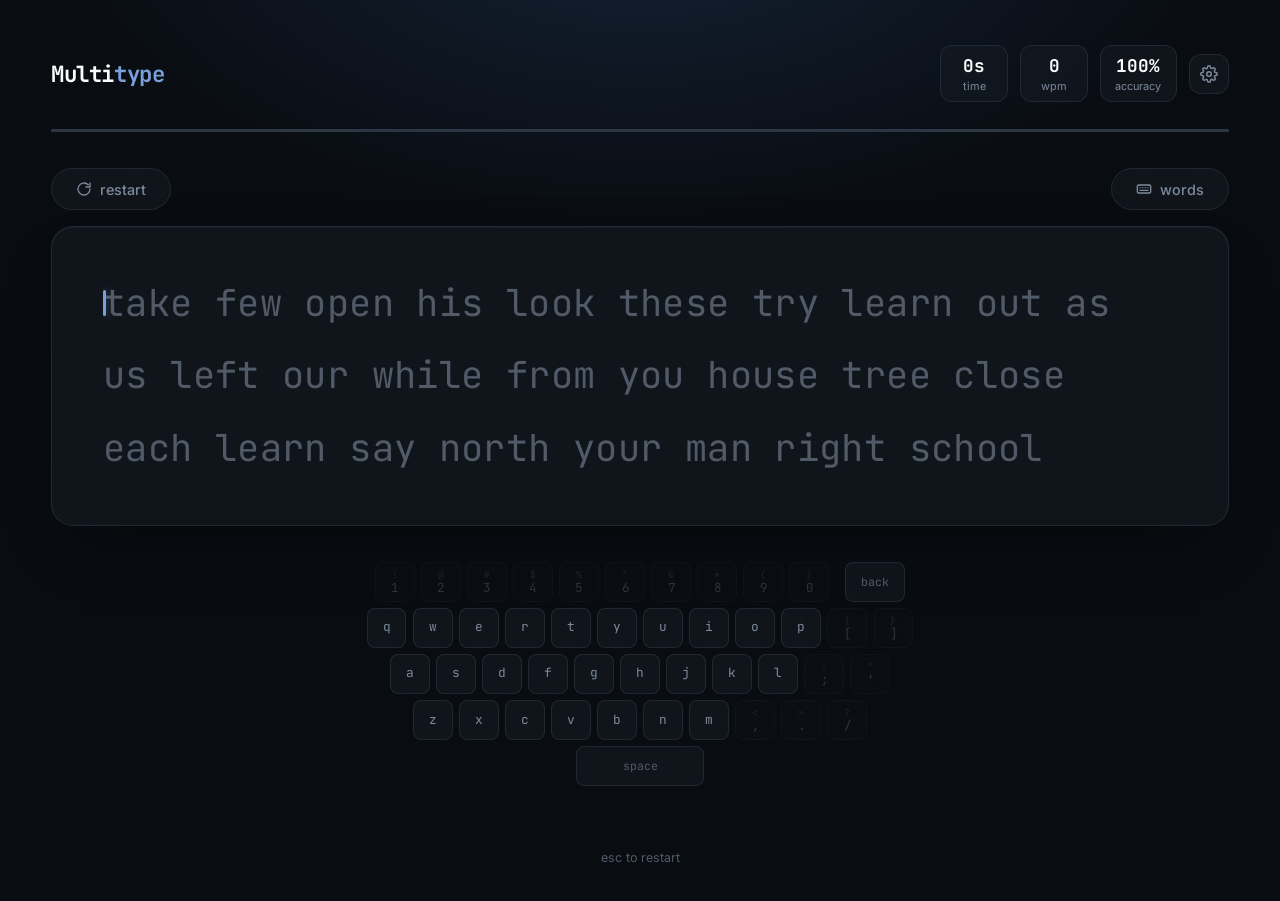
<file: index.html>
<!DOCTYPE html>
<html lang="en">
<head>
<meta charset="UTF-8" />
<meta name="viewport" content="width=device-width, initial-scale=1.0" />
<title>Multitype</title>
<link rel="preconnect" href="https://fonts.googleapis.com">
<link rel="preconnect" href="https://fonts.gstatic.com" crossorigin>
<link href="https://fonts.googleapis.com/css2?family=Inter:wght@400;500;600;700;800&family=JetBrains+Mono:wght@400;700&family=Roboto+Mono:wght@400;700&family=Fira+Code:wght@400;700&family=Source+Code+Pro:wght@400;700&family=IBM+Plex+Mono:wght@400;700&family=Space+Mono:wght@400;700&family=Inconsolata:wght@400;700&family=Courier+Prime:wght@400;700&family=Roboto:wght@400;700&family=Lato:wght@400;700&display=swap" rel="stylesheet">
<link rel="stylesheet" href="styles.css" />
<link rel="icon" id="favicon" type="image/png" href="[data-uri]">
</head>
<body data-theme="blue">
<div class="app">

  <header class="topbar">
    <h1 class="logo">Multi<span class="logo-accent">type</span></h1>

    <div class="topbar-right">
      <div class="stats" id="statsRow">
        <div class="stat">
          <span class="stat-value" id="statTime">0s</span>
          <span class="stat-label">time</span>
        </div>
        <div class="stat">
          <span class="stat-value" id="statWpm">0</span>
          <span class="stat-label">wpm</span>
        </div>
        <div class="stat">
          <span class="stat-value" id="statAcc">100%</span>
          <span class="stat-label">accuracy</span>
        </div>
      </div>

      <div class="settings-wrap">
        <button class="icon-btn" id="settingsBtn" type="button" aria-label="settings" aria-haspopup="true" aria-expanded="false">
          <svg viewBox="0 0 24 24" fill="none" stroke="currentColor" stroke-width="2" stroke-linecap="round" stroke-linejoin="round">
            <path d="M12 15a3 3 0 1 0 0-6 3 3 0 0 0 0 6Z"/>
            <path d="M19.4 15a1.65 1.65 0 0 0 .33 1.82l.06.06a2 2 0 1 1-2.83 2.83l-.06-.06a1.65 1.65 0 0 0-1.82-.33 1.65 1.65 0 0 0-1 1.51V21a2 2 0 0 1-4 0v-.09A1.65 1.65 0 0 0 9 19.4a1.65 1.65 0 0 0-1.82.33l-.06.06a2 2 0 1 1-2.83-2.83l.06-.06a1.65 1.65 0 0 0 .33-1.82 1.65 1.65 0 0 0-1.51-1H3a2 2 0 0 1 0-4h.09A1.65 1.65 0 0 0 4.6 9a1.65 1.65 0 0 0-.33-1.82l-.06-.06a2 2 0 1 1 2.83-2.83l.06.06a1.65 1.65 0 0 0 1.82.33H9a1.65 1.65 0 0 0 1-1.51V3a2 2 0 0 1 4 0v.09a1.65 1.65 0 0 0 1 1.51 1.65 1.65 0 0 0 1.82-.33l.06-.06a2 2 0 1 1 2.83 2.83l-.06.06a1.65 1.65 0 0 0-.33 1.82V9a1.65 1.65 0 0 0 1.51 1H21a2 2 0 0 1 0 4h-.09a1.65 1.65 0 0 0-1.51 1Z"/>
          </svg>
        </button>

        <div class="settings-panel" id="settingsPanel" hidden>
          <div class="settings-row">
            <label for="themeSelect">theme</label>
            <select id="themeSelect">
              <option value="red">red</option>
              <option value="orange">orange</option>
              <option value="yellow">yellow</option>
              <option value="green">green</option>
              <option value="blue" selected>blue</option>
              <option value="purple">purple</option>
              <option value="black">black</option>
              <option value="white">white</option>
            </select>
          </div>

          <div class="settings-row">
            <label for="forgiveToggle">forgive mistakes</label>
            <label class="switch">
              <input type="checkbox" id="forgiveToggle" checked />
              <span class="switch-track"><span class="switch-thumb"></span></span>
            </label>
          </div>

          <div class="settings-row">
            <label for="effectsToggle">keystroke effects</label>
            <label class="switch">
              <input type="checkbox" id="effectsToggle" checked />
              <span class="switch-track"><span class="switch-thumb"></span></span>
            </label>
          </div>

          <div class="settings-row">
            <label for="fontSelect">font</label>
            <select id="fontSelect">
              <option value="'JetBrains Mono', monospace" selected>JetBrains Mono</option>
              <option value="'Roboto Mono', monospace">Roboto Mono</option>
              <option value="'Fira Code', monospace">Fira Code</option>
              <option value="'Source Code Pro', monospace">Source Code Pro</option>
              <option value="'IBM Plex Mono', monospace">IBM Plex Mono</option>
              <option value="'Space Mono', monospace">Space Mono</option>
              <option value="'Inconsolata', monospace">Inconsolata</option>
              <option value="'Courier Prime', monospace">Courier Prime</option>
              <option value="'Roboto', sans-serif">Roboto</option>
              <option value="'Lato', sans-serif">Lato</option>
            </select>
          </div>
        </div>
      </div>
    </div>
  </header>

  <div class="progress-track" id="progressTrack">
    <div class="progress-fill" id="progressFill"></div>
  </div>

  <main class="stage" id="stage">
    <div class="stage-toolbar">
      <button class="btn btn-ghost" id="restartBtn">
        <svg class="btn-icon" viewBox="0 0 24 24" fill="none" stroke="currentColor" stroke-width="2" stroke-linecap="round" stroke-linejoin="round">
          <path d="M21 12a9 9 0 1 1-2.64-6.36" />
          <polyline points="21 3 21 9 15 9" />
        </svg>
        restart
      </button>

      <div class="words-wrap">
        <button class="btn btn-ghost" id="wordsBtn" type="button" aria-haspopup="true" aria-expanded="false">
          <svg class="btn-icon" viewBox="0 0 24 24" fill="none" stroke="currentColor" stroke-width="2" stroke-linecap="round" stroke-linejoin="round">
            <rect x="2" y="6" width="20" height="12" rx="2" />
            <path d="M6 10h.01M10 10h.01M14 10h.01M18 10h.01M6 14h12" />
          </svg>
          words
        </button>

        <div class="settings-panel words-panel" id="wordsPanel" hidden>
          <div class="settings-row">
            <label for="layoutSelect">layout</label>
            <select id="layoutSelect">
              <option value="qwerty" selected>QWERTY</option>
              <option value="colemak">COLEMAK</option>
              <option value="dvorak">DVORAK</option>
              <option value="progdvorak">PROG. DVORAK</option>
              <option value="azerty">AZERTY</option>
              <option value="workman">WORKMAN</option>
              <option value="graphite">GRAPHITE</option>
              <option value="semimak">SEMIMAK</option>
              <option value="canary">CANARY</option>
              <option value="asset">ASSET</option>
              <option value="halmak">HALMAK</option>
            </select>
          </div>

          <div class="settings-divider"></div>

          <div class="settings-row">
            <label for="wordCountInput">word count</label>
            <input type="number" id="wordCountInput" class="word-count-input" min="10" max="1000" step="1" value="45" />
          </div>

          <div class="settings-divider"></div>

          <div class="settings-row">
            <label for="rowTop">top row</label>
            <label class="switch">
              <input type="checkbox" id="rowTop" checked />
              <span class="switch-track"><span class="switch-thumb"></span></span>
            </label>
          </div>

          <div class="settings-row">
            <label for="rowHome">home row</label>
            <label class="switch">
              <input type="checkbox" id="rowHome" checked />
              <span class="switch-track"><span class="switch-thumb"></span></span>
            </label>
          </div>

          <div class="settings-row">
            <label for="rowBottom">bottom row</label>
            <label class="switch">
              <input type="checkbox" id="rowBottom" checked />
              <span class="switch-track"><span class="switch-thumb"></span></span>
            </label>
          </div>

          <div class="settings-divider"></div>

          <div class="settings-row">
            <label for="specialToggle">special characters</label>
            <label class="switch">
              <input type="checkbox" id="specialToggle" />
              <span class="switch-track"><span class="switch-thumb"></span></span>
            </label>
          </div>
        </div>
      </div>
    </div>
    <div class="type-panel">
      <div class="passage-viewport" id="passageViewport">
        <div class="passage-inner" id="passageInner">
          <!-- word/char spans injected by script.js -->
          <div class="caret" id="caret"></div>
        </div>
      </div>
    </div>

    <div class="keyboard-visual" id="keyboardVisual" aria-hidden="true">
      <!-- keyboard rows injected by script.js -->
    </div>
  </main>

  <section class="results" id="results" hidden>
    <div class="result-primary">
      <span class="result-number" id="resultWpm">0</span>
      <span class="result-unit">wpm</span>
    </div>
    <div class="result-secondary">
      <div class="result-item">
        <span class="result-item-value" id="resultAcc">100%</span>
        <span class="result-item-label">accuracy</span>
      </div>
      <div class="result-item">
        <span class="result-item-value" id="resultTime">0s</span>
        <span class="result-item-label">time</span>
      </div>
      <div class="result-item">
        <span class="result-item-value" id="resultChars">0/0</span>
        <span class="result-item-label">correct characters</span>
      </div>
    </div>
    <button class="btn btn-primary" id="restartFromResults">try again</button>
  </section>

  <footer class="footer">
    <span class="footer-note"><span class="hint-keyboard">esc to restart</span></span>
  </footer>

  <input type="text" id="hiddenInput" class="hidden-input" autocomplete="off" autocorrect="off" autocapitalize="off" spellcheck="false" aria-label="typing input" />

</div>

<script src="script.js"></script>
</body>
</html>
</file>
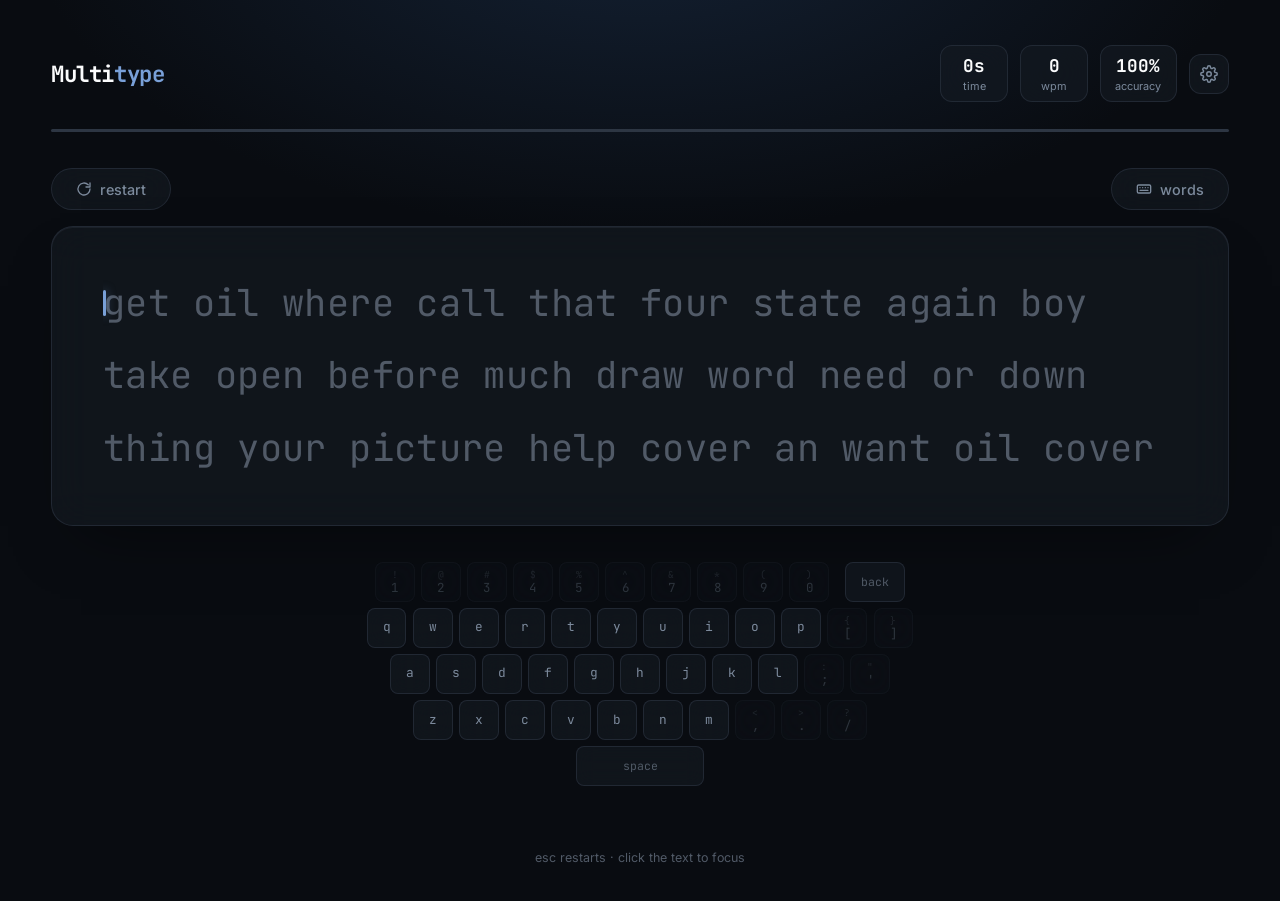
<file: main.html>
<!DOCTYPE html>
<html lang="en">
<head>
<meta charset="UTF-8" />
<meta name="viewport" content="width=device-width, initial-scale=1.0" />
<title>Multitype — a typing speed test</title>
<link rel="preconnect" href="https://fonts.googleapis.com">
<link rel="preconnect" href="https://fonts.gstatic.com" crossorigin>
<link href="https://fonts.googleapis.com/css2?family=Inter:wght@400;500;600;700;800&family=JetBrains+Mono:wght@400;700&family=Roboto+Mono:wght@400;700&family=Fira+Code:wght@400;700&family=Source+Code+Pro:wght@400;700&family=IBM+Plex+Mono:wght@400;700&family=Space+Mono:wght@400;700&family=Inconsolata:wght@400;700&family=Courier+Prime:wght@400;700&family=Roboto:wght@400;700&family=Lato:wght@400;700&display=swap" rel="stylesheet">
<link rel="stylesheet" href="styles.css" />
<link rel="icon" id="favicon" type="image/png" href="">
</head>
<body data-theme="blue">

<div class="app">

  <header class="topbar">
    <h1 class="logo">Multi<span class="logo-accent">type</span></h1>

    <div class="topbar-right">
      <div class="stats" id="statsRow">
        <div class="stat">
          <span class="stat-value" id="statTime">0s</span>
          <span class="stat-label">time</span>
        </div>
        <div class="stat">
          <span class="stat-value" id="statWpm">0</span>
          <span class="stat-label">wpm</span>
        </div>
        <div class="stat">
          <span class="stat-value" id="statAcc">100%</span>
          <span class="stat-label">accuracy</span>
        </div>
      </div>

      <div class="settings-wrap">
        <button class="icon-btn" id="settingsBtn" type="button" aria-label="settings" aria-haspopup="true" aria-expanded="false">
          <svg viewBox="0 0 24 24" fill="none" stroke="currentColor" stroke-width="2" stroke-linecap="round" stroke-linejoin="round">
            <path d="M12 15a3 3 0 1 0 0-6 3 3 0 0 0 0 6Z"/>
            <path d="M19.4 15a1.65 1.65 0 0 0 .33 1.82l.06.06a2 2 0 1 1-2.83 2.83l-.06-.06a1.65 1.65 0 0 0-1.82-.33 1.65 1.65 0 0 0-1 1.51V21a2 2 0 0 1-4 0v-.09A1.65 1.65 0 0 0 9 19.4a1.65 1.65 0 0 0-1.82.33l-.06.06a2 2 0 1 1-2.83-2.83l.06-.06a1.65 1.65 0 0 0 .33-1.82 1.65 1.65 0 0 0-1.51-1H3a2 2 0 0 1 0-4h.09A1.65 1.65 0 0 0 4.6 9a1.65 1.65 0 0 0-.33-1.82l-.06-.06a2 2 0 1 1 2.83-2.83l.06.06a1.65 1.65 0 0 0 1.82.33H9a1.65 1.65 0 0 0 1-1.51V3a2 2 0 0 1 4 0v.09a1.65 1.65 0 0 0 1 1.51 1.65 1.65 0 0 0 1.82-.33l.06-.06a2 2 0 1 1 2.83 2.83l-.06.06a1.65 1.65 0 0 0-.33 1.82V9a1.65 1.65 0 0 0 1.51 1H21a2 2 0 0 1 0 4h-.09a1.65 1.65 0 0 0-1.51 1Z"/>
          </svg>
        </button>

        <div class="settings-panel" id="settingsPanel" hidden>
          <div class="settings-row">
            <label for="themeSelect">theme</label>
            <select id="themeSelect">
              <option value="red">red</option>
              <option value="orange">orange</option>
              <option value="yellow">yellow</option>
              <option value="green">green</option>
              <option value="blue" selected>blue</option>
              <option value="purple">purple</option>
              <option value="black">black</option>
              <option value="white">white</option>
            </select>
          </div>

          <div class="settings-row">
            <label for="forgiveToggle">forgive mistakes</label>
            <label class="switch">
              <input type="checkbox" id="forgiveToggle" checked />
              <span class="switch-track"><span class="switch-thumb"></span></span>
            </label>
          </div>

          <div class="settings-row">
            <label for="effectsToggle">keystroke effects</label>
            <label class="switch">
              <input type="checkbox" id="effectsToggle" checked />
              <span class="switch-track"><span class="switch-thumb"></span></span>
            </label>
          </div>

          <div class="settings-row">
            <label for="fontSelect">font</label>
            <select id="fontSelect">
              <option value="'JetBrains Mono', monospace" selected>JetBrains Mono</option>
              <option value="'Roboto Mono', monospace">Roboto Mono</option>
              <option value="'Fira Code', monospace">Fira Code</option>
              <option value="'Source Code Pro', monospace">Source Code Pro</option>
              <option value="'IBM Plex Mono', monospace">IBM Plex Mono</option>
              <option value="'Space Mono', monospace">Space Mono</option>
              <option value="'Inconsolata', monospace">Inconsolata</option>
              <option value="'Courier Prime', monospace">Courier Prime</option>
              <option value="'Roboto', sans-serif">Roboto</option>
              <option value="'Lato', sans-serif">Lato</option>
            </select>
          </div>
        </div>
      </div>
    </div>
  </header>

  <div class="progress-track" id="progressTrack">
    <div class="progress-fill" id="progressFill"></div>
  </div>

  <main class="stage" id="stage">
    <div class="stage-toolbar">
      <button class="btn btn-ghost" id="restartBtn">
        <svg class="btn-icon" viewBox="0 0 24 24" fill="none" stroke="currentColor" stroke-width="2" stroke-linecap="round" stroke-linejoin="round">
          <path d="M21 12a9 9 0 1 1-2.64-6.36" />
          <polyline points="21 3 21 9 15 9" />
        </svg>
        restart
      </button>

      <div class="words-wrap">
        <button class="btn btn-ghost" id="wordsBtn" type="button" aria-haspopup="true" aria-expanded="false">
          <svg class="btn-icon" viewBox="0 0 24 24" fill="none" stroke="currentColor" stroke-width="2" stroke-linecap="round" stroke-linejoin="round">
            <rect x="2" y="6" width="20" height="12" rx="2" />
            <path d="M6 10h.01M10 10h.01M14 10h.01M18 10h.01M6 14h12" />
          </svg>
          words
        </button>

        <div class="settings-panel words-panel" id="wordsPanel" hidden>
          <div class="settings-row">
            <label for="layoutSelect">layout</label>
            <select id="layoutSelect">
              <option value="qwerty" selected>QWERTY</option>
              <option value="colemak">COLEMAK</option>
              <option value="dvorak">DVORAK</option>
              <option value="progdvorak">PROG. DVORAK</option>
              <option value="azerty">AZERTY</option>
              <option value="workman">WORKMAN</option>
              <option value="graphite">GRAPHITE</option>
              <option value="semimak">SEMIMAK</option>
              <option value="canary">CANARY</option>
              <option value="asset">ASSET</option>
              <option value="halmak">HALMAK</option>
            </select>
          </div>

          <div class="settings-divider"></div>

          <div class="settings-row">
            <label for="wordCountInput">word count</label>
            <input type="number" id="wordCountInput" class="word-count-input" min="10" max="1000" step="1" value="45" />
          </div>

          <div class="settings-divider"></div>

          <div class="settings-row">
            <label for="rowTop">top row</label>
            <label class="switch">
              <input type="checkbox" id="rowTop" checked />
              <span class="switch-track"><span class="switch-thumb"></span></span>
            </label>
          </div>

          <div class="settings-row">
            <label for="rowHome">home row</label>
            <label class="switch">
              <input type="checkbox" id="rowHome" checked />
              <span class="switch-track"><span class="switch-thumb"></span></span>
            </label>
          </div>

          <div class="settings-row">
            <label for="rowBottom">bottom row</label>
            <label class="switch">
              <input type="checkbox" id="rowBottom" checked />
              <span class="switch-track"><span class="switch-thumb"></span></span>
            </label>
          </div>

          <div class="settings-divider"></div>

          <div class="settings-row">
            <label for="specialToggle">special characters</label>
            <label class="switch">
              <input type="checkbox" id="specialToggle" />
              <span class="switch-track"><span class="switch-thumb"></span></span>
            </label>
          </div>
        </div>
      </div>
    </div>
    <div class="type-panel">
      <div class="passage-viewport" id="passageViewport">
        <div class="passage-inner" id="passageInner">
          <!-- word/char spans injected by script.js -->
          <div class="caret" id="caret"></div>
        </div>
      </div>
    </div>

    <div class="keyboard-visual" id="keyboardVisual" aria-hidden="true">
      <!-- keyboard rows injected by script.js -->
    </div>
  </main>

  <section class="results" id="results" hidden>
    <div class="result-primary">
      <span class="result-number" id="resultWpm">0</span>
      <span class="result-unit">wpm</span>
    </div>
    <div class="result-secondary">
      <div class="result-item">
        <span class="result-item-value" id="resultAcc">100%</span>
        <span class="result-item-label">accuracy</span>
      </div>
      <div class="result-item">
        <span class="result-item-value" id="resultTime">0s</span>
        <span class="result-item-label">time</span>
      </div>
      <div class="result-item">
        <span class="result-item-value" id="resultChars">0/0</span>
        <span class="result-item-label">correct characters</span>
      </div>
    </div>
    <button class="btn btn-primary" id="restartFromResults">try again</button>
  </section>

  <footer class="footer">
    <span class="footer-note">esc restarts · click the text to focus</span>
  </footer>

  <input type="text" id="hiddenInput" class="hidden-input" autocomplete="off" autocorrect="off" autocapitalize="off" spellcheck="false" aria-label="typing input" />

</div>

<script src="script.js"></script>
</body>
</html>
</file>
<file: styles.css>
/* ---------------------------------------------------
   Multitype — themeable monochromatic palettes
   each theme shares one hue; only lightness/saturation
   vary within it — except the semantic red for mistakes,
   which stays constant across every theme.
--------------------------------------------------- */

:root {
  --font-ui:   'Inter', system-ui, sans-serif;
  --font-mono: 'JetBrains Mono', monospace;

  --error:     0 78% 62%;
}

/* ---- theme: red ---- */
body[data-theme="red"] {
  --bg:        hsl(355 32% 6%);
  --bg-glow:   hsl(355 45% 15%);
  --surface:   hsl(355 26% 12% / 0.65);
  --surface-solid: hsl(355 24% 11%);
  --line:      hsl(355 20% 23%);
  --line-soft: hsl(355 20% 23% / 0.6);
  --muted:     hsl(355 12% 37%);
  --dim:       hsl(355 14% 56%);
  --ink:       hsl(355 15% 88%);
  --bright:    hsl(355 40% 99%);
  --accent:    hsl(355 70% 62%);
  --accent-glow: hsl(355 70% 62% / 0.55);
  --panel-highlight: hsl(355 40% 90% / 0.06);
}

/* ---- theme: orange ---- */
body[data-theme="orange"] {
  --bg:        hsl(28 32% 6%);
  --bg-glow:   hsl(28 55% 15%);
  --surface:   hsl(28 26% 12% / 0.65);
  --surface-solid: hsl(28 24% 11%);
  --line:      hsl(28 20% 23%);
  --line-soft: hsl(28 20% 23% / 0.6);
  --muted:     hsl(28 12% 37%);
  --dim:       hsl(28 14% 56%);
  --ink:       hsl(28 15% 88%);
  --bright:    hsl(28 45% 99%);
  --accent:    hsl(28 75% 62%);
  --accent-glow: hsl(28 75% 62% / 0.55);
  --panel-highlight: hsl(28 40% 90% / 0.06);
}

/* ---- theme: yellow ---- */
body[data-theme="yellow"] {
  --bg:        hsl(50 30% 6%);
  --bg-glow:   hsl(50 55% 15%);
  --surface:   hsl(50 24% 12% / 0.65);
  --surface-solid: hsl(50 22% 11%);
  --line:      hsl(50 18% 23%);
  --line-soft: hsl(50 18% 23% / 0.6);
  --muted:     hsl(50 12% 37%);
  --dim:       hsl(50 14% 56%);
  --ink:       hsl(50 15% 88%);
  --bright:    hsl(50 45% 99%);
  --accent:    hsl(50 80% 60%);
  --accent-glow: hsl(50 80% 60% / 0.55);
  --panel-highlight: hsl(50 40% 90% / 0.06);
}

/* ---- theme: green ---- */
body[data-theme="green"] {
  --bg:        hsl(150 30% 5%);
  --bg-glow:   hsl(150 45% 14%);
  --surface:   hsl(150 24% 11% / 0.65);
  --surface-solid: hsl(150 22% 10%);
  --line:      hsl(150 18% 22%);
  --line-soft: hsl(150 18% 22% / 0.6);
  --muted:     hsl(150 12% 36%);
  --dim:       hsl(150 14% 55%);
  --ink:       hsl(150 15% 88%);
  --bright:    hsl(150 35% 99%);
  --accent:    hsl(150 55% 60%);
  --accent-glow: hsl(150 55% 60% / 0.55);
  --panel-highlight: hsl(150 40% 90% / 0.06);
}

/* ---- theme: blue (default) ---- */
body[data-theme="blue"] {
  --bg:        hsl(215 32% 5%);
  --bg-glow:   hsl(215 45% 14%);
  --surface:   hsl(215 26% 11% / 0.65);
  --surface-solid: hsl(215 24% 10%);
  --line:      hsl(215 20% 22%);
  --line-soft: hsl(215 20% 22% / 0.6);
  --muted:     hsl(215 12% 36%);
  --dim:       hsl(215 14% 55%);
  --ink:       hsl(215 15% 88%);
  --bright:    hsl(215 40% 99%);
  --accent:    hsl(215 55% 66%);
  --accent-glow: hsl(215 55% 66% / 0.55);
  --panel-highlight: hsl(215 40% 90% / 0.06);
}

/* ---- theme: purple ---- */
body[data-theme="purple"] {
  --bg:        hsl(265 32% 6%);
  --bg-glow:   hsl(265 45% 15%);
  --surface:   hsl(265 26% 12% / 0.65);
  --surface-solid: hsl(265 24% 11%);
  --line:      hsl(265 20% 23%);
  --line-soft: hsl(265 20% 23% / 0.6);
  --muted:     hsl(265 12% 37%);
  --dim:       hsl(265 14% 56%);
  --ink:       hsl(265 15% 88%);
  --bright:    hsl(265 40% 99%);
  --accent:    hsl(265 60% 70%);
  --accent-glow: hsl(265 60% 70% / 0.55);
  --panel-highlight: hsl(265 40% 90% / 0.06);
}

/* ---- theme: black (true neutral grayscale) ---- */
body[data-theme="black"] {
  --bg:        hsl(0 0% 5%);
  --bg-glow:   hsl(0 0% 18%);
  --surface:   hsl(0 0% 12% / 0.65);
  --surface-solid: hsl(0 0% 11%);
  --line:      hsl(0 0% 25%);
  --line-soft: hsl(0 0% 25% / 0.6);
  --muted:     hsl(0 0% 38%);
  --dim:       hsl(0 0% 58%);
  --ink:       hsl(0 0% 90%);
  --bright:    hsl(0 0% 100%);
  --accent:    hsl(0 0% 72%);
  --accent-glow: hsl(0 0% 72% / 0.45);
  --panel-highlight: hsl(0 0% 100% / 0.06);
}

/* ---- theme: white (light mode) ---- */
body[data-theme="white"] {
  --bg:        hsl(215 30% 97%);
  --bg-glow:   hsl(215 60% 90%);
  --surface:   hsl(0 0% 100% / 0.6);
  --surface-solid: hsl(210 25% 99%);
  --line:      hsl(215 15% 82%);
  --line-soft: hsl(215 15% 82% / 0.7);
  --muted:     hsl(215 10% 62%);
  --dim:       hsl(215 12% 42%);
  --ink:       hsl(215 20% 18%);
  --bright:    hsl(215 35% 8%);
  --accent:    hsl(215 65% 48%);
  --accent-glow: hsl(215 65% 48% / 0.30);
  --panel-highlight: hsl(0 0% 100% / 0.8);
}

* { box-sizing: border-box; }

/* the hidden attribute must always win over any authored display
   rule, or JS toggling `.hidden` silently does nothing */
[hidden] { display: none !important; }

/* stops mobile browsers (iOS in landscape especially) from
   inflating text sizes on their own */
html {
  -webkit-text-size-adjust: 100%;
  text-size-adjust: 100%;
}

body {
  margin: 0;
  background:
    radial-gradient(80% 60% at 50% -10%, var(--bg-glow) 0%, transparent 60%),
    var(--bg);
  color: var(--ink);
  font-family: var(--font-ui);
  -webkit-font-smoothing: antialiased;
  transition: background 200ms ease, color 200ms ease;
}

/* the app scales with the window: it takes most of the width on
   any screen, but is capped (and padded) so there is always
   breathing room around it on large displays */
.app {
  min-height: 100vh;
  min-height: 100dvh; /* accounts for mobile browser toolbars */
  display: flex;
  flex-direction: column;
  width: 100%;
  max-width: 1360px;
  margin: 0 auto;
  padding: clamp(1.75rem, 5vh, 3.25rem) clamp(1.25rem, 4vw, 3.5rem) clamp(1.5rem, 4vh, 2.5rem);
}

/* ---------------- topbar ---------------- */

.topbar {
  /* positioned so that on small screens the settings panel can
     anchor to this full-width bar instead of the small gear button */
  position: relative;
  display: flex;
  align-items: center;
  justify-content: space-between;
  gap: 1.5rem;
  flex-wrap: wrap;
}

.logo {
  font-family: var(--font-mono);
  font-size: 1.4rem;
  font-weight: 700;
  color: var(--bright);
  margin: 0;
  letter-spacing: -0.02em;
}

.logo-accent {
  color: var(--accent);
}

.topbar-right {
  display: flex;
  align-items: center;
  gap: 0.75rem;
  flex-wrap: wrap;
}

.stats {
  display: flex;
  gap: 0.75rem;
  transition: opacity 200ms ease, transform 200ms ease;
}

.stat {
  display: flex;
  flex-direction: column;
  align-items: center;
  min-width: 4.25rem;
  padding: 0.5rem 0.9rem;
  background: var(--surface);
  border: 1px solid var(--line-soft);
  border-radius: 12px;
  backdrop-filter: blur(16px);
}

.stat-value {
  font-family: var(--font-mono);
  font-size: 1.1rem;
  font-weight: 700;
  color: var(--bright);
  font-variant-numeric: tabular-nums;
}

.stat-label {
  font-size: 0.68rem;
  color: var(--dim);
  margin-top: 0.15rem;
}

/* ---------------- settings ---------------- */

.settings-wrap {
  position: relative;
}

.icon-btn {
  display: inline-flex;
  align-items: center;
  justify-content: center;
  width: 2.5rem;
  height: 2.5rem;
  padding: 0;
  border-radius: 12px;
  background: var(--surface);
  border: 1px solid var(--line-soft);
  color: var(--dim);
  cursor: pointer;
  backdrop-filter: blur(16px);
  transition: color 150ms ease, border-color 150ms ease, transform 250ms ease;
}

.icon-btn svg {
  width: 18px;
  height: 18px;
}

.icon-btn:hover {
  color: var(--bright);
  border-color: var(--accent);
}

.icon-btn[aria-expanded="true"] {
  color: var(--bright);
  border-color: var(--accent);
  transform: rotate(45deg);
}

.settings-panel {
  position: absolute;
  top: calc(100% + 0.6rem);
  right: 0;
  width: 240px;
  background: var(--surface-solid);
  border: 1px solid var(--line-soft);
  border-radius: 14px;
  padding: 1rem;
  display: flex;
  flex-direction: column;
  gap: 1rem;
  box-shadow: 0 20px 40px -18px rgba(0, 0, 0, 0.55);
  z-index: 30;
  animation: panelReveal 150ms ease;
}

@keyframes panelReveal {
  from { opacity: 0; transform: translateY(-6px); }
  to   { opacity: 1; transform: translateY(0); }
}

.settings-row {
  display: flex;
  align-items: center;
  justify-content: space-between;
  gap: 0.75rem;
}

.settings-row > label:first-child {
  font-size: 0.8rem;
  color: var(--dim);
}

.settings-row select {
  background: var(--surface);
  border: 1px solid var(--line-soft);
  color: var(--ink);
  border-radius: 8px;
  padding: 0.35rem 0.5rem;
  font-size: 0.8rem;
  font-family: var(--font-ui);
  cursor: pointer;
  max-width: 140px;
}

.settings-row select:focus-visible {
  outline: 2px solid var(--accent);
  outline-offset: 1px;
}

.settings-row input[type="number"] {
  background: var(--surface);
  border: 1px solid var(--line-soft);
  color: var(--ink);
  border-radius: 8px;
  padding: 0.35rem 0.5rem;
  font-size: 0.8rem;
  font-family: var(--font-ui);
  width: 4.5rem;
  text-align: left;
}

.settings-row input[type="number"]:focus-visible {
  outline: 2px solid var(--accent);
  outline-offset: 1px;
}

/* toggle switch */

.switch {
  position: relative;
  display: inline-block;
  width: 38px;
  height: 22px;
  cursor: pointer;
  flex-shrink: 0;
}

.switch input {
  opacity: 0;
  width: 0;
  height: 0;
  position: absolute;
}

.switch-track {
  position: absolute;
  inset: 0;
  background: var(--line);
  border-radius: 999px;
  transition: background 150ms ease;
}

.switch-thumb {
  position: absolute;
  top: 2px;
  left: 2px;
  width: 18px;
  height: 18px;
  background: var(--dim);
  border-radius: 50%;
  transition: transform 150ms ease, background 150ms ease;
}

.switch input:checked + .switch-track {
  background: var(--accent);
}

.switch input:checked + .switch-track .switch-thumb {
  transform: translateX(16px);
  background: var(--bright);
}

.switch input:focus-visible + .switch-track {
  outline: 2px solid var(--accent);
  outline-offset: 2px;
}

/* ---------------- progress ---------------- */

.progress-track {
  height: 3px;
  background: var(--line);
  border-radius: 3px;
  margin: clamp(1.25rem, 3vh, 1.75rem) 0 0;
  overflow: hidden;
  transition: opacity 200ms ease;
}

.progress-fill {
  height: 100%;
  width: 0%;
  background: var(--accent);
  box-shadow: 0 0 12px var(--accent-glow);
  transition: width 120ms linear;
}

/* ---------------- stage ---------------- */

.stage {
  flex: 1;
  display: flex;
  flex-direction: column;
  align-items: center;
  justify-content: flex-start;
  padding: clamp(1.25rem, 4vh, 2.5rem) 0 clamp(1.5rem, 4vh, 2.5rem);
}

.stage-toolbar {
  /* positioned so that on small screens the words panel can anchor
     to this full-width bar instead of the small "words" button */
  position: relative;
  width: 100%;
  display: flex;
  justify-content: space-between;
  margin-bottom: 1rem;
}

.words-wrap {
  position: relative;
}

.words-panel {
  width: 220px;
  left: auto;
  right: 0;
}

.settings-divider {
  height: 1px;
  background: var(--line);
  margin: -0.15rem 0;
}

.type-panel {
  width: 100%;
  background: var(--surface);
  border: 1px solid var(--line-soft);
  border-radius: 22px;
  padding: clamp(1.75rem, 4.5vh, 3rem) clamp(1.5rem, 4vw, 3.5rem);
  backdrop-filter: blur(20px);
  box-shadow:
    0 30px 60px -30px rgba(0, 0, 0, 0.55),
    inset 0 1px 0 var(--panel-highlight);
}

.passage-viewport {
  position: relative;
  overflow: hidden;
}

.passage-inner {
  position: relative;
  will-change: transform;
  transition: transform 180ms ease;
  font-family: var(--font-mono);
  font-size: clamp(1.5rem, 2.9vw, 2.7rem);
  line-height: 1.95;
  letter-spacing: 0.01em;
}

.passage-inner .word {
  white-space: nowrap;
}

.passage-inner .char {
  position: relative;
  white-space: pre;
  border-radius: 3px;
  color: var(--muted);
}

.passage-inner .char.is-space {
  /* must allow a line-break opportunity here, or the whole
     passage runs on as one unbroken line and overflows */
  white-space: normal;
}

.passage-inner .char.correct {
  color: var(--bright);
}

.passage-inner .char.incorrect {
  color: hsl(var(--error));
  background: hsl(var(--error) / 0.14);
}

.passage-inner .char.incorrect.is-space {
  text-decoration: underline;
  text-decoration-color: hsl(var(--error));
  text-decoration-thickness: 2px;
}

.passage-inner .char.flash::before {
  content: '';
  position: absolute;
  inset: -0.7em;
  border-radius: 50%;
  /* a soft radial "light source" rather than a flat tint — this is
     what gets additively (screen) blended against the passage, so
     overlapping glows brighten each other instead of just stacking
     flat color on top of one another */
  background: radial-gradient(circle, var(--accent-glow) 0%, transparent 72%);
  mix-blend-mode: plus-lighter;
  opacity: 0;
  transform: scale(0.4);
  pointer-events: none;
  animation: charGlowPulse 420ms ease-out;
}

@keyframes charGlowPulse {
  0% {
    opacity: 0;
    transform: scale(0.35);
  }
  30% {
    opacity: var(--glow-opacity, 0.6);
    transform: scale(calc(0.85 * var(--glow-scale, 1)));
  }
  100% {
    opacity: 0;
    transform: scale(calc(1.6 * var(--glow-scale, 1)));
  }
}

.char-particle {
  position: absolute;
  width: 3.5px;
  height: 3.5px;
  border-radius: 50%;
  background: var(--bright);
  box-shadow: 0 0 5px 1px var(--accent-glow);
  mix-blend-mode: plus-lighter;
  pointer-events: none;
  transform: translate(-50%, -50%);
  animation: particleBurst 480ms ease-out forwards;
}

@keyframes particleBurst {
  0% {
    opacity: var(--particle-opacity, 0.75);
    transform: translate(-50%, -50%) translate(0, 0) scale(1);
  }
  100% {
    opacity: 0;
    transform: translate(-50%, -50%) translate(var(--dx), var(--dy)) scale(0.25);
  }
}

.caret {
  position: absolute;
  top: 0;
  left: 0;
  width: 2.5px;
  /* sized in em so the caret scales with the passage font size */
  height: 0.7em;
  background: var(--accent);
  border-radius: 2px;
  box-shadow: 0 0 10px var(--accent-glow);
  animation: blink 1s step-end infinite;
  transform: translateY(0.32em);
  pointer-events: none;
  transition: left 100ms ease, top 100ms ease;
}

.caret.no-transition {
  transition: none;
}

@keyframes blink {
  0%, 100% { opacity: 1; }
  50% { opacity: 0; }
}

.hidden-input {
  position: fixed;
  top: 0;
  left: 0;
  width: 1px;
  height: 1px;
  padding: 0;
  opacity: 0;
  border: none;
  background: transparent;
  font-size: 16px;      /* stops iOS Safari from zooming in on focus */
  pointer-events: none; /* never receives taps/clicks itself; focus is set from script.js */
}

/* ---------------- keyboard visual ---------------- */

.keyboard-visual {
  --kb-key: clamp(2.35rem, 3.1vw, 3.1rem);
  width: 100%;
  max-width: 1000px;
  display: flex;
  flex-direction: column;
  align-items: center;
  gap: 0.4rem;
  margin-top: clamp(1.25rem, 4vh, 2.25rem);
}

.kb-row {
  display: flex;
  flex-wrap: wrap;       /* safety net for narrow widths */
  justify-content: center;
  gap: 0.4rem;
  transition: opacity 200ms ease;
}

.kb-row-space {
  justify-content: center;
}

.kb-key {
  display: flex;
  align-items: center;
  justify-content: center;
  min-width: var(--kb-key);
  height: var(--kb-key);
  padding: 0 0.3rem;
  background: var(--surface);
  border: 1px solid var(--line-soft);
  border-radius: 8px;
  color: var(--dim);
  font-family: var(--font-mono);
  font-size: 0.8rem;
  line-height: 1;
  backdrop-filter: blur(10px);
  transition: background 90ms ease, color 90ms ease, border-color 90ms ease, transform 90ms ease, box-shadow 90ms ease, opacity 200ms ease;
}

.kb-key.kb-key-disabled {
  opacity: 0.32;
}

/* keys that carry two printable characters (a shifted symbol above
   the unshifted one, e.g. the number row or punctuation keys) stack
   them vertically instead of showing a single centered glyph */
.kb-key.kb-key-dual {
  flex-direction: column;
  align-items: center;
  justify-content: center;
  gap: 1px;
  padding: 0.25rem 0.3rem;
  line-height: 1.05;
}

.kb-key-shift {
  font-size: 0.6rem;
  color: var(--muted);
  transition: color 90ms ease;
}

.kb-key-main {
  font-size: 0.78rem;
  color: inherit;
}

.kb-key.active .kb-key-shift,
.kb-key.active .kb-key-main {
  color: var(--bg);
}

.kb-key.kb-wide {
  min-width: 8rem;
  font-size: 0.72rem;
  color: var(--muted);
}

.kb-key.kb-backspace {
  margin-left: 0.6rem;
  min-width: 3.75rem;
  font-size: 0.72rem;
  color: var(--muted);
}

.kb-key.active {
  background: var(--accent);
  border-color: var(--accent);
  color: var(--bg);
  transform: translateY(1px);
  box-shadow: 0 0 14px var(--accent-glow);
}

@media (max-width: 640px) {
  .keyboard-visual { display: none; }
}

@media (prefers-reduced-motion: reduce) {
  .kb-key { transition: none; }
}

/* ---------------- results ---------------- */

.results {
  flex: 1;
  display: flex;
  flex-direction: column;
  align-items: center;
  justify-content: flex-start;
  padding: 2rem 0 2.5rem;
  animation: reveal 420ms cubic-bezier(0.16, 1, 0.3, 1) both;
}

@keyframes reveal {
  from { opacity: 0; transform: translateY(36px); }
  to   { opacity: 1; transform: translateY(0); }
}

.result-primary {
  display: flex;
  align-items: baseline;
  gap: 0.6rem;
}

.result-number {
  font-family: var(--font-mono);
  font-size: clamp(3.75rem, 11vw, 6.5rem);
  font-weight: 700;
  color: var(--bright);
  line-height: 1;
  font-variant-numeric: tabular-nums;
}

.result-unit {
  font-size: 1.15rem;
  color: var(--dim);
}

.result-secondary {
  display: flex;
  gap: 2.5rem;
  margin-top: 2rem;
}

.result-item {
  display: flex;
  flex-direction: column;
  align-items: center;
  gap: 0.3rem;
  padding: 0 1.5rem;
  border-left: 1px solid var(--line);
}

.result-item:first-child { border-left: none; }

.result-item-value {
  font-family: var(--font-mono);
  font-size: 1.2rem;
  font-weight: 600;
  color: var(--ink);
  font-variant-numeric: tabular-nums;
}

.result-item-label {
  font-size: 0.72rem;
  color: var(--dim);
}

/* ---------------- buttons ---------------- */

.btn {
  display: inline-flex;
  align-items: center;
  gap: 0.5rem;
  font-family: var(--font-ui);
  font-size: 0.9rem;
  font-weight: 500;
  padding: 0.7rem 1.5rem;
  border-radius: 999px;
  cursor: pointer;
  transition: border-color 150ms ease, color 150ms ease, background 150ms ease, transform 150ms ease;
}

.btn-icon {
  width: 16px;
  height: 16px;
}

.btn-ghost {
  background: var(--surface);
  border: 1px solid var(--line-soft);
  color: var(--dim);
  backdrop-filter: blur(16px);
}

.btn-ghost:hover {
  border-color: var(--accent);
  color: var(--bright);
  transform: translateY(-1px);
}

.btn-primary {
  margin-top: 2.5rem;
  background: var(--bright);
  border: 1px solid var(--bright);
  color: var(--bg);
  font-weight: 600;
}

.btn-primary:hover {
  transform: translateY(-1px);
  box-shadow: 0 8px 24px var(--accent-glow);
}

.btn:focus-visible,
.hidden-input:focus-visible {
  outline: 2px solid var(--accent);
  outline-offset: 2px;
}

/* ---------------- footer ---------------- */

.footer {
  display: flex;
  align-items: center;
  justify-content: center;
  gap: 1.25rem;
  padding-top: 1.75rem;
}

.footer-note {
  font-size: 0.78rem;
  color: var(--muted);
}

/* ---------------- Safari backdrop-filter prefixes ---------------- */

.stat,
.icon-btn,
.btn-ghost { -webkit-backdrop-filter: blur(16px); }

.type-panel { -webkit-backdrop-filter: blur(20px); }

.kb-key { -webkit-backdrop-filter: blur(10px); }

/* ---------------- responsive ---------------- */

@media (max-width: 640px) {
  .app { padding: 2rem 1.1rem 1.75rem; }

  .topbar {
    flex-direction: column;
    align-items: center;
    text-align: center;
  }

  .topbar-right {
    justify-content: center;
  }

  /* anchor panels to the full-width bar (not the small button) so
     they can never hang off the edge of the screen */
  .settings-wrap,
  .words-wrap {
    position: static;
  }

  .settings-panel,
  .words-panel {
    left: 0;
    right: 0;
    width: auto;
    max-width: 340px;
    margin: 0 auto;
  }

  .type-panel {
    padding: 1.75rem 1.25rem;
    border-radius: 16px;
  }

  /* keeps the longest words from overflowing on ~320px screens */
  .passage-inner {
    font-size: clamp(1.1rem, 5.2vw, 1.5rem);
  }

  .result-secondary {
    flex-wrap: wrap;
    justify-content: center;
    gap: 1rem 0;
  }

  .result-item { padding: 0 0.9rem; }

  .footer { flex-direction: column; gap: 0.6rem; }
}

/* touch devices (phones and tablets) */
@media (pointer: coarse) {
  /* iOS zooms into any field with text smaller than 16px on focus */
  .settings-row select,
  .settings-row input[type="number"] {
    font-size: 16px;
  }

  /* no physical keys to mirror */
  .keyboard-visual { display: none; }
}

/* devices without hover have no Esc key either */
@media (hover: none) {
  .hint-keyboard { display: none; }
}

/* ---------------- reduced motion ---------------- */

@media (prefers-reduced-motion: reduce) {
  .caret { animation: none; transition: none; }
  .results { animation: none; }
  .progress-fill { transition: none; }
  .passage-inner { transition: none; }
  .btn { transition: none; }
  .icon-btn { transition: none; }
  .char.flash::before { animation: none; opacity: 0; }
  .char-particle { display: none; }
  body { transition: none; }
}
</file>
